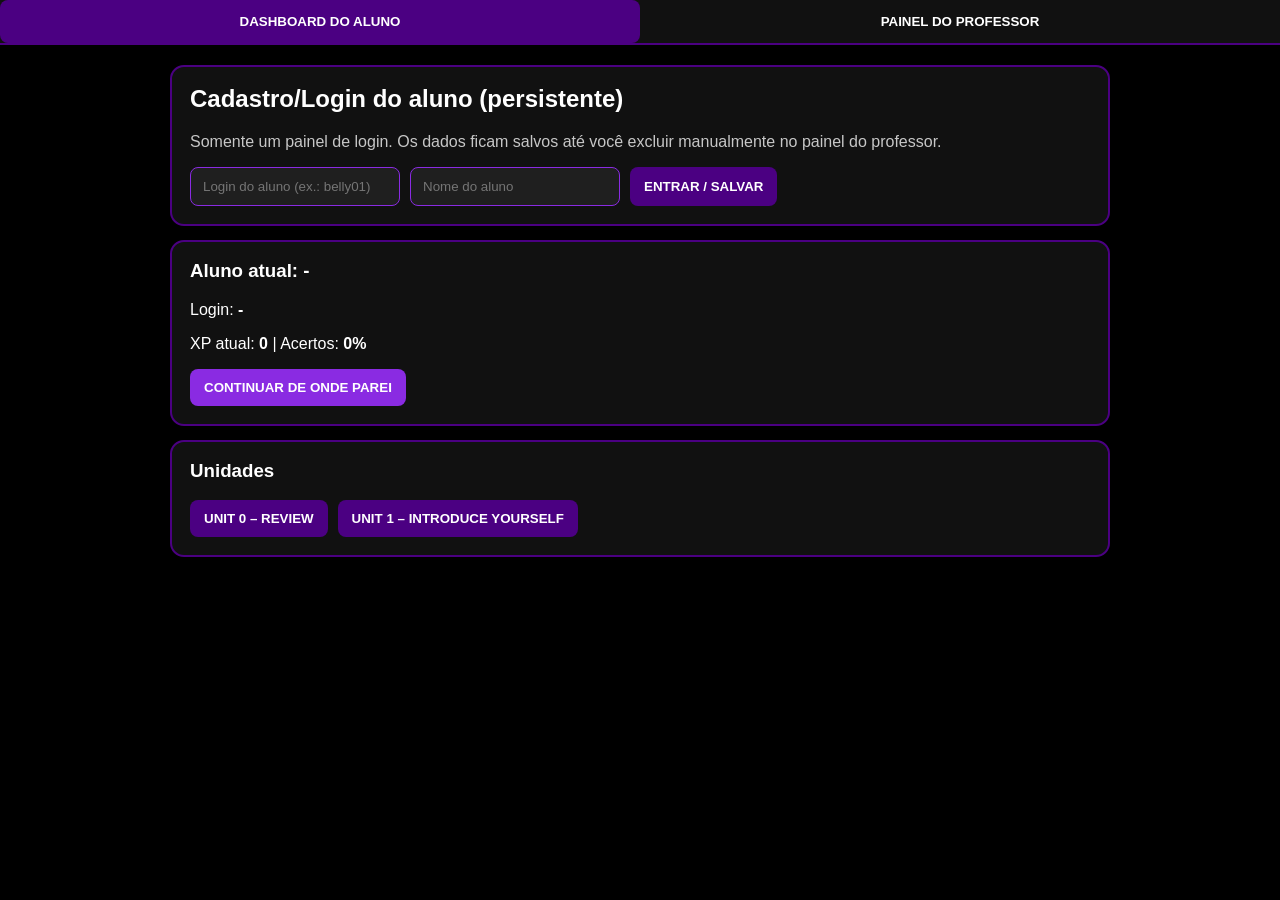
<file: index.html>
<!DOCTYPE html>
<html lang="pt-BR">
<head>
  <meta charset="UTF-8" />
  <meta name="viewport" content="width=device-width, initial-scale=1.0" />
  <title>Anne English Lab</title>
  <style>
    :root {
      --black: #000000;
      --white: #ffffff;
      --purple: #4b0082;
      --violet: #8a2be2;
      --green: #2ecc71;
      --red: #ff3333;
      --panel: #111111;
      --muted: #c7c7c7;
      --fast: 0.12s;
    }

    * { box-sizing: border-box; }

    body {
      margin: 0;
      font-family: 'Segoe UI', Tahoma, Geneva, Verdana, sans-serif;
      background: var(--black);
      color: var(--white);
    }

    .tabs {
      display: grid;
      grid-template-columns: 1fr 1fr;
      border-bottom: 2px solid var(--purple);
      position: sticky;
      top: 0;
      background: var(--panel);
      z-index: 2;
    }

    .tab-btn {
      border: 0;
      background: transparent;
      color: var(--white);
      padding: 14px;
      font-weight: 700;
      cursor: pointer;
      transition: background var(--fast) ease;
    }

    .tab-btn.active,
    .tab-btn:hover { background: var(--purple); }

    .container {
      max-width: 980px;
      margin: 0 auto;
      padding: 20px;
    }

    .card {
      background: var(--panel);
      border: 2px solid var(--purple);
      border-radius: 14px;
      padding: 18px;
      margin-bottom: 14px;
    }

    .title { margin-top: 0; }

    .row { display: flex; gap: 10px; flex-wrap: wrap; }

    input {
      background: #1f1f1f;
      color: var(--white);
      border: 1px solid var(--violet);
      border-radius: 8px;
      padding: 11px 12px;
      min-width: 210px;
    }

    button {
      background: var(--purple);
      border: 0;
      color: var(--white);
      font-weight: 700;
      padding: 11px 14px;
      border-radius: 8px;
      cursor: pointer;
      transition: background var(--fast) ease;
    }

    button:hover { background: var(--violet); }

    .secondary { background: #303030; }

    .secondary:hover { background: #444; }

    .unit-buttons { display: flex; gap: 10px; flex-wrap: wrap; }

    .feedback {
      margin-top: 12px;
      border-radius: 10px;
      padding: 12px;
      border: 1px solid var(--violet);
      line-height: 1.4;
      white-space: pre-line;
    }

    .hidden { display: none; }

    table {
      width: 100%;
      border-collapse: collapse;
      font-size: 14px;
    }

    th, td {
      border-bottom: 1px solid #2b2b2b;
      padding: 10px;
      text-align: left;
    }

    th { color: var(--violet); }

    .muted { color: var(--muted); }

    .status-good { color: var(--green); font-weight: 700; }
    .status-bad { color: var(--red); font-weight: 700; }
  </style>
</head>
<body>
  <div class="tabs">
    <button id="tab-aluno" class="tab-btn active" onclick="switchTab('aluno')">DASHBOARD DO ALUNO</button>
    <button id="tab-professor" class="tab-btn" onclick="switchTab('professor')">PAINEL DO PROFESSOR</button>
  </div>

  <section id="view-aluno" class="container">
    <div class="card">
      <h2 class="title">Cadastro/Login do aluno (persistente)</h2>
      <p class="muted">Somente um painel de login. Os dados ficam salvos até você excluir manualmente no painel do professor.</p>
      <div class="row">
        <input id="login-input" placeholder="Login do aluno (ex.: belly01)" />
        <input id="name-input" placeholder="Nome do aluno" />
        <button onclick="saveOrLoginStudent()">ENTRAR / SALVAR</button>
      </div>
    </div>

    <div class="card" id="student-overview">
      <h3 class="title">Aluno atual: <span id="current-name">-</span></h3>
      <p>Login: <strong id="current-login">-</strong></p>
      <p>XP atual: <strong id="current-xp">0</strong> | Acertos: <strong id="current-score">0%</strong></p>
      <div class="row">
        <button style="background: var(--violet);" onclick="continueFromLastPoint()">CONTINUAR DE ONDE PAREI</button>
      </div>
    </div>

    <div class="card" id="dashboard-card">
      <h3 class="title">Unidades</h3>
      <div class="unit-buttons">
        <button onclick="openUnit('UNIT 0 – REVIEW')">UNIT 0 – REVIEW</button>
        <button onclick="openUnit('UNIT 1 – INTRODUCE YOURSELF')">UNIT 1 – INTRODUCE YOURSELF</button>
      </div>
    </div>

    <div class="card hidden" id="activity-card">
      <button class="secondary" onclick="backToDashboard()">← Voltar ao dashboard</button>
      <h3 id="unit-title">UNIT 0 – REVIEW</h3>
      <p id="question"></p>
      <div class="row">
        <input id="answer-input" placeholder="Digite sua resposta em inglês" />
        <button onclick="submitAnswer()">ENVIAR RESPOSTA</button>
      </div>
      <div id="feedback" class="feedback"></div>
    </div>
  </section>

  <section id="view-professor" class="container hidden">
    <div class="card">
      <h2 class="title">Acompanhamento de desenvolvimento</h2>
      <p class="muted">Visualize logins e progresso. Dados são persistentes até exclusão.</p>
      <table>
        <thead>
          <tr>
            <th>Aluno</th>
            <th>Login</th>
            <th>Última unidade</th>
            <th>XP</th>
            <th>Média</th>
            <th>Status</th>
            <th>Ação</th>
          </tr>
        </thead>
        <tbody id="teacher-table"></tbody>
      </table>
      <div class="row" style="margin-top: 12px;">
        <button onclick="clearAllData()" style="background: var(--red);">LIMPAR TODOS OS DADOS</button>
      </div>
    </div>
  </section>

  <script>
    const DB_KEY = 'anne_english_lab_db_v2';
    const units = {
      'UNIT 0 – REVIEW': {
        question: 'How do you say "Bom dia" in English?',
        accepted: ['good morning'],
        tips: "Resposta esperada: 'good morning'.\nErro comum: usar 'good day' (é menos natural no contexto)."
      },
      'UNIT 1 – INTRODUCE YOURSELF': {
        question: 'Complete in English: "Meu nome é Ana e eu sou do Brasil."',
        accepted: ['my name is ana and i am from brazil', 'my name is ana and im from brazil'],
        tips: "Pontos-chave: usar 'My name is ...' e 'I am from ...'.\nEvite misturar português e inglês na mesma frase."
      }
    };

    let db = loadDB();

    function loadDB() {
      const raw = localStorage.getItem(DB_KEY);
      return raw ? JSON.parse(raw) : { activeLogin: null, students: {} };
    }

    function persist() {
      localStorage.setItem(DB_KEY, JSON.stringify(db));
    }

    function getActiveStudent() {
      if (!db.activeLogin) return null;
      return db.students[db.activeLogin] || null;
    }

    function computeAverage(student) {
      if (!student.history.length) return 0;
      const sum = student.history.reduce((acc, item) => acc + item.score, 0);
      return Math.round(sum / student.history.length);
    }

    function switchTab(tab) {
      const aluno = document.getElementById('view-aluno');
      const professor = document.getElementById('view-professor');
      document.getElementById('tab-aluno').classList.toggle('active', tab === 'aluno');
      document.getElementById('tab-professor').classList.toggle('active', tab === 'professor');
      aluno.classList.toggle('hidden', tab !== 'aluno');
      professor.classList.toggle('hidden', tab !== 'professor');
      if (tab === 'professor') renderTeacherTable();
    }

    function saveOrLoginStudent() {
      const login = document.getElementById('login-input').value.trim().toLowerCase();
      const name = document.getElementById('name-input').value.trim();

      if (!login || !name) {
        alert('Preencha login e nome do aluno.');
        return;
      }

      if (!db.students[login]) {
        db.students[login] = {
          login,
          name,
          xp: 0,
          lastUnit: 'Nenhuma',
          history: [],
          updatedAt: Date.now()
        };
      } else {
        db.students[login].name = name;
      }

      db.activeLogin = login;
      db.students[login].updatedAt = Date.now();
      persist();
      refreshStudentView();
      renderTeacherTable();
      document.getElementById('answer-input').value = '';
      document.getElementById('feedback').textContent = 'Login salvo com sucesso.';
    }

    function refreshStudentView() {
      const student = getActiveStudent();
      document.getElementById('current-name').textContent = student ? student.name : '-';
      document.getElementById('current-login').textContent = student ? student.login : '-';
      document.getElementById('current-xp').textContent = student ? student.xp : 0;
      document.getElementById('current-score').textContent = student ? `${computeAverage(student)}%` : '0%';
    }

    function openUnit(unitName) {
      const student = getActiveStudent();
      if (!student) {
        alert('Faça login/cadastro do aluno antes de iniciar.');
        return;
      }
      student.lastUnit = unitName;
      student.updatedAt = Date.now();
      persist();

      document.getElementById('dashboard-card').classList.add('hidden');
      document.getElementById('activity-card').classList.remove('hidden');
      document.getElementById('unit-title').textContent = unitName;
      document.getElementById('question').textContent = units[unitName].question;
      document.getElementById('answer-input').value = '';
      document.getElementById('feedback').textContent = '';
      refreshStudentView();
    }

    function backToDashboard() {
      document.getElementById('activity-card').classList.add('hidden');
      document.getElementById('dashboard-card').classList.remove('hidden');
    }

    function continueFromLastPoint() {
      const student = getActiveStudent();
      if (!student) {
        alert('Nenhum aluno logado.');
        return;
      }
      if (!student.lastUnit || student.lastUnit === 'Nenhuma') {
        alert('Ainda não existe unidade anterior para continuar.');
        return;
      }
      openUnit(student.lastUnit);
    }

    function submitAnswer() {
      const student = getActiveStudent();
      if (!student) return;

      const unitName = document.getElementById('unit-title').textContent;
      const input = document.getElementById('answer-input').value.trim().toLowerCase();
      const feedback = document.getElementById('feedback');
      const expected = units[unitName].accepted;

      let score = 0;
      if (expected.includes(input)) {
        score = 100;
      } else if (input.includes('good') || input.includes('name') || input.includes('from')) {
        score = 72;
      } else {
        score = 45;
      }

      if (score >= 70) {
        student.xp += 15;
        feedback.style.borderColor = 'var(--green)';
        feedback.style.color = 'var(--green)';
        feedback.textContent = `Resultado: ${score}% (ACIMA DE 70%)\nMuito bom!\nDetalhe: você usou a estrutura principal corretamente.\nComo melhorar: adicione pontuação e revise pronúncia com leitura em voz alta.`;
      } else {
        student.xp += 5;
        feedback.style.borderColor = 'var(--red)';
        feedback.style.color = 'var(--red)';
        feedback.textContent = `Resultado: ${score}% (ABAIXO DO ESPERADO)\nOnde errou: a frase não corresponde ao padrão esperado da unidade.\n${units[unitName].tips}\nComo melhorar: reescreva a frase completa e compare palavra por palavra.`;
      }

      student.history.push({ unit: unitName, answer: input, score, at: Date.now() });
      student.updatedAt = Date.now();
      persist();
      refreshStudentView();
      renderTeacherTable();
    }

    function renderTeacherTable() {
      const tbody = document.getElementById('teacher-table');
      const students = Object.values(db.students).sort((a, b) => b.updatedAt - a.updatedAt);

      if (!students.length) {
        tbody.innerHTML = '<tr><td colspan="7" class="muted">Nenhum aluno cadastrado.</td></tr>';
        return;
      }

      tbody.innerHTML = students.map(student => {
        const avg = computeAverage(student);
        const good = avg >= 70;
        return `
          <tr>
            <td>${student.name}</td>
            <td>${student.login}</td>
            <td>${student.lastUnit}</td>
            <td>${student.xp}</td>
            <td>${avg}%</td>
            <td class="${good ? 'status-good' : 'status-bad'}">${good ? 'Acima de 70%' : 'Abaixo do esperado'}</td>
            <td><button class="secondary" onclick="deleteStudent('${student.login}')">Excluir</button></td>
          </tr>
        `;
      }).join('');
    }

    function deleteStudent(login) {
      delete db.students[login];
      if (db.activeLogin === login) db.activeLogin = null;
      persist();
      refreshStudentView();
      renderTeacherTable();
      backToDashboard();
    }

    function clearAllData() {
      if (!confirm('Deseja apagar todo o desenvolvimento salvo?')) return;
      localStorage.removeItem(DB_KEY);
      db = { activeLogin: null, students: {} };
      refreshStudentView();
      renderTeacherTable();
      backToDashboard();
    }

    refreshStudentView();
    renderTeacherTable();
  </script>
</body>
</html>
</file>
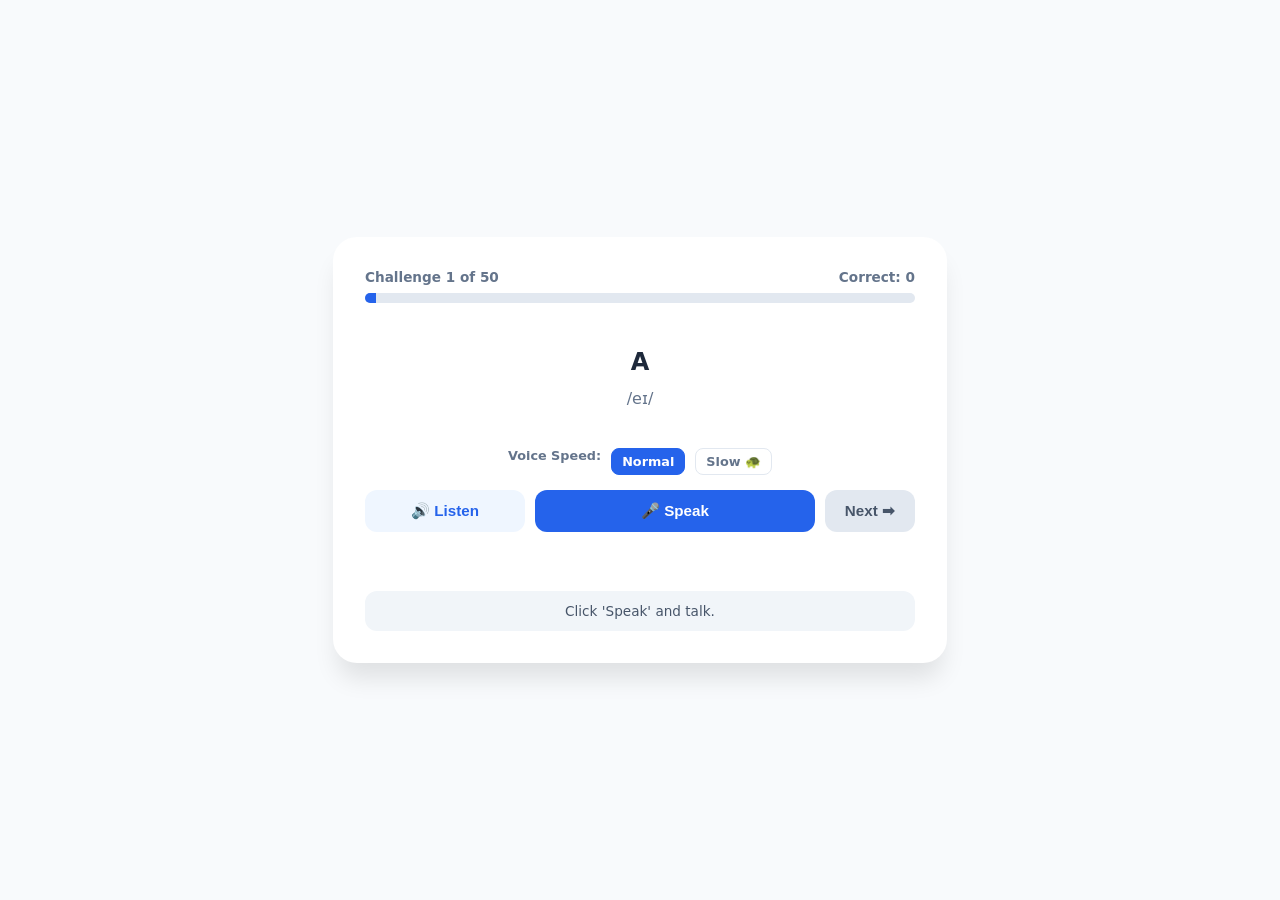
<file: pronunciation-bootcamp/index.html>
<!DOCTYPE html>
<html lang="en">
<head>
    <meta charset="UTF-8">
    <meta name="viewport" content="width=device-width, initial-scale=1.0">
    <title>Unit 0: Pronunciation Bootcamp</title>
    <style>
        :root {
            --primary: #2563eb;
            --success: #16a34a;
            --error: #dc2626;
            --warning: #f59e0b;
            --bg: #f8fafc;
        }
        body {
            font-family: 'Segoe UI', system-ui, sans-serif;
            background: var(--bg);
            display: flex;
            justify-content: center;
            align-items: center;
            min-height: 100vh;
            margin: 0;
        }
        .quiz-card {
            background: white;
            padding: 2rem;
            border-radius: 24px;
            box-shadow: 0 20px 25px -5px rgba(0,0,0,0.1);
            width: 95%;
            max-width: 550px;
            text-align: center;
        }
        .progress-info {
            display: flex;
            justify-content: space-between;
            margin-bottom: 8px;
            font-size: .85rem;
            color: #64748b;
            font-weight: 600;
        }
        .bar-bg {
            height: 10px;
            background: #e2e8f0;
            border-radius: 10px;
            margin-bottom: 25px;
            overflow: hidden;
        }
        #barFill {
            height: 100%;
            background: var(--primary);
            width: 0%;
            transition: 0.4s ease;
        }
        #sentence {
            font-size: 1.5rem;
            font-weight: 700;
            color: #1e293b;
            margin-bottom: 20px;
            min-height: 100px;
            display: flex;
            flex-direction: column;
            align-items: center;
            justify-content: center;
            line-height: 1.4;
        }
        .phonetic {
            font-size: 1rem;
            color: #64748b;
            font-weight: normal;
            margin-top: 8px;
        }
        .controls {
            display: flex;
            flex-direction: column;
            gap: 15px;
            margin-bottom: 20px;
        }
        .speed-control {
            display: flex;
            justify-content: center;
            gap: 10px;
            font-size: 0.8rem;
            font-weight: bold;
            color: #64748b;
        }
        .btn-group {
            display: flex;
            gap: 10px;
            justify-content: center;
        }
        button {
            padding: 12px 20px;
            border: none;
            border-radius: 12px;
            font-weight: 600;
            cursor: pointer;
            transition: 0.2s;
            font-size: 0.95rem;
        }
        .btn-listen { background: #eff6ff; color: var(--primary); flex: 1; }
        .btn-record { background: var(--primary); color: white; flex: 2; }
        .btn-next { background: #e2e8f0; color: #475569; }
        
        .recording {
            background: var(--error) !important;
            animation: pulse 1.2s infinite;
        }
        @keyframes pulse {
            0% { transform: scale(1); }
            50% { transform: scale(1.03); }
            100% { transform: scale(1); }
        }

        #feedback { margin-top: 15px; font-weight: 700; min-height: 24px; }
        .transcript-box {
            margin-top: 15px;
            font-size: 0.85rem;
            color: #475569;
            background: #f1f5f9;
            padding: 12px;
            border-radius: 12px;
        }
        .speed-btn {
            background: #fff;
            border: 1px solid #e2e8f0;
            padding: 5px 10px;
            border-radius: 8px;
            cursor: pointer;
        }
        .speed-btn.active {
            background: var(--primary);
            color: white;
            border-color: var(--primary);
        }
    </style>
</head>
<body>

<div class="quiz-card" id="mainCard">
    <div class="progress-info">
        <span id="counterText">Loading...</span>
        <span id="scoreText">Correct: 0</span>
    </div>

    <div class="bar-bg"><div id="barFill"></div></div>

    <div id="sentence">
        <div id="phraseDisplay">Loading challenge...</div>
        <div id="phoneticDisplay" class="phonetic"></div>
    </div>

    <div class="controls">
        <div class="speed-control">
            <span>Voice Speed:</span>
            <div id="speedNormal" class="speed-btn active" onclick="setSpeed(0.9, 'Normal')">Normal</div>
            <div id="speedSlow" class="speed-btn" onclick="setSpeed(0.5, 'Slow')">Slow 🐢</div>
        </div>
        
        <div class="btn-group">
            <button class="btn-listen" onclick="speakText()">🔊 Listen</button>
            <button id="recordBtn" class="btn-record" onclick="startMic()">🎤 Speak</button>
            <button class="btn-next" onclick="nextStep()">Next ➡</button>
        </div>
    </div>

    <div id="feedback"></div>
    <div id="transcript" class="transcript-box">Click 'Speak' to start.</div>
</div>

<script>
    // LISTA COMPLETA UNIT 0 - 50 ITENS
    const practiceData = [
        {text: "A", ipa: "/eɪ/"}, {text: "E", ipa: "/iː/"}, {text: "I", ipa: "/aɪ/"}, 
        {text: "G", ipa: "/dʒiː/"}, {text: "J", ipa: "/dʒeɪ/"}, {text: "H", ipa: "/eɪtʃ/"}, 
        {text: "R", ipa: "/ɑːr/"}, {text: "W", ipa: "/ˈdʌbəl.juː/"}, {text: "Hello", ipa: "/həˈloʊ/"}, 
        {text: "Good morning", ipa: "/ɡʊd ˈmɔːrnɪŋ/"}, {text: "Red", ipa: "/red/"}, {text: "Blue", ipa: "/bluː/"}, 
        {text: "Black", ipa: "/blæk/"}, {text: "Pink", ipa: "/pɪŋk/"}, {text: "Cat", ipa: "/kæt/"}, 
        {text: "Bed", ipa: "/bed/"}, {text: "Sit", ipa: "/sɪt/"}, {text: "Hot", ipa: "/hɒt/"}, 
        {text: "Cup", ipa: "/kʌp/"}, {text: "Gray", ipa: "/ɡreɪ/"}, {text: "Three", ipa: "/θriː/"}, 
        {text: "Eight", ipa: "/eɪt/"}, {text: "Twelve", ipa: "/twelv/"}, {text: "Thirteen", ipa: "/ˌθɜːrˈtiːn/"}, 
        {text: "Thirty", ipa: "/ˈθɜːrti/"}, {text: "Fifty", ipa: "/ˈfɪfti/"}, {text: "Fifteen", ipa: "/ˌfɪfˈtiːn/"}, 
        {text: "One hundred", ipa: "/wʌn ˈhʌndrəd/"}, {text: "One thousand", ipa: "/wʌn ˈθaʊzənd/"}, 
        {text: "One million", ipa: "/wʌn ˈmɪljən/"}, {text: "Site", ipa: "/saɪt/"}, {text: "Hope", ipa: "/hoʊp/"}, 
        {text: "Knee", ipa: "/niː/"}, {text: "Knife", ipa: "/naɪf/"}, {text: "Write", ipa: "/raɪt/"}, 
        {text: "Bomb", ipa: "/bɒm/"}, {text: "Sign", ipa: "/saɪn/"}, {text: "Hour", ipa: "/aʊər/"}, 
        {text: "Sheep", ipa: "/ʃiːp/"}, {text: "Purple", ipa: "/ˈpɜːr.pəl/"}, 
        {text: "How do you spell that?", ipa: "Classroom Language"}, 
        {text: "May I go to the bathroom?", ipa: "Polite Request"}, 
        {text: "I don't understand", ipa: "Clarification"}, 
        {text: "Could you speak slower, please?", ipa: "Request"}, 
        {text: "Study-Group26@school.org", ipa: "Email Dictation"}, 
        {text: "Out of the blue", ipa: "Idiom: Unexpected"}, 
        {text: "Feeling blue", ipa: "Idiom: Sad"}, 
        {text: "White lie", ipa: "Idiom: Harmless lie"}, 
        {text: "The screen is blurry or frozen", ipa: "Tech Issue"}, 
        {text: "One thousand, two hundred and thirty-four", ipa: "1,234"}
    ];

    let index = 0;
    let correctCount = 0;
    let totalSim = 0;
    let currentRate = 0.9;

    const synth = window.speechSynthesis;

    function getFemaleEnglishVoice() {
        const voices = synth.getVoices();
        const targets = ["Google US English", "Samantha", "Microsoft Zira", "Microsoft Linda", "Catherine", "Female"];
        for (let name of targets) {
            const voice = voices.find(v => v.name.includes(name) && v.lang.includes("en"));
            if (voice) return voice;
        }
        return voices.find(v => v.lang.startsWith("en"));
    }

    function setSpeed(rate, type) {
        currentRate = rate;
        document.querySelectorAll('.speed-btn').forEach(b => b.classList.remove('active'));
        if(type === 'Normal') document.getElementById('speedNormal').classList.add('active');
        else document.getElementById('speedSlow').classList.add('active');
    }

    function speakText() {
        if (synth.speaking) synth.cancel();
        const utterance = new SpeechSynthesisUtterance(practiceData[index].text);
        const voice = getFemaleEnglishVoice();
        if (voice) utterance.voice = voice;
        utterance.lang = "en-US";
        utterance.rate = currentRate;
        utterance.pitch = 1.0;
        synth.speak(utterance);
    }

    const SpeechRecognition = window.SpeechRecognition || window.webkitSpeechRecognition;
    const recognition = new SpeechRecognition();
    recognition.lang = "en-US";
    recognition.interimResults = false;

    function startMic() {
        try { recognition.start(); } catch (e) {}
    }

    recognition.onstart = () => {
        document.getElementById("recordBtn").classList.add("recording");
        setFeedback("Listening...", "var(--primary)");
    };

    recognition.onresult = (event) => {
        const spoken = event.results[0][0].transcript;
        const target = practiceData[index].text;
        const accuracy = compare(spoken, target);

        document.getElementById("transcript").innerHTML = `You said: <b>"${spoken}"</b>`;
        
        if (accuracy > 0.75) {
            correctCount++;
            setFeedback(`Excellent! (${Math.round(accuracy*100)}%)`, "var(--success)");
        } else if (accuracy > 0.4) {
            setFeedback(`Keep practicing! (${Math.round(accuracy*100)}%)`, "var(--warning)");
        } else {
            setFeedback(`Try again! (${Math.round(accuracy*100)}%)`, "var(--error)");
        }
        
        totalSim += accuracy;
        document.getElementById("scoreText").innerText = `Correct: ${correctCount}`;
    };

    recognition.onend = () => {
        document.getElementById("recordBtn").classList.remove("recording");
    };

    function compare(s1, s2) {
        const n1 = s1.toLowerCase().replace(/[.,?!@_-]/g, "").trim();
        const n2 = s2.toLowerCase().replace(/[.,?!@_-]/g, "").trim();
        
        if (n1 === n2) return 1;

        const track = Array(n2.length + 1).fill(null).map(() => Array(n1.length + 1).fill(null));
        for (let i = 0; i <= n1.length; i++) track[0][i] = i;
        for (let j = 0; j <= n2.length; j++) track[j][0] = j;
        for (let j = 1; j <= n2.length; j++) {
            for (let i = 1; i <= n1.length; i++) {
                const cost = n1[i-1] === n2[j-1] ? 0 : 1;
                track[j][i] = Math.min(track[j][i-1]+1, track[j-1][i]+1, track[j-1][i-1]+cost);
            }
        }
        const distance = track[n2.length][n1.length];
        return Math.max(0, 1 - (distance / Math.max(n1.length, n2.length)));
    }

    function nextStep() {
        if (index < practiceData.length - 1) {
            index++;
            updateUI();
        } else {
            showFinal();
        }
    }

    function updateUI() {
        const current = practiceData[index];
        document.getElementById("phraseDisplay").innerText = current.text;
        document.getElementById("phoneticDisplay").innerText = current.ipa;
        document.getElementById("counterText").innerText = `Challenge ${index + 1} of ${practiceData.length}`;
        document.getElementById("barFill").style.width = `${((index + 1) / practiceData.length) * 100}%`;
        document.getElementById("feedback").innerText = "";
        document.getElementById("transcript").innerText = "Click 'Speak' and talk.";
    }

    function showFinal() {
        const avg = Math.round((totalSim / practiceData.length) * 100);
        document.getElementById("mainCard").innerHTML = `
            <h2 style="color:var(--primary)">Bootcamp Finished! 🎓</h2>
            <p>Your Average Accuracy:</p>
            <h1 style="color:var(--success); font-size: 3.5rem;">${avg}%</h1>
            <p>Items successfully pronounced: ${correctCount} / ${practiceData.length}</p>
            <button class="btn-record" style="width:100%" onclick="location.reload()">Start Over</button>
        `;
    }

    function setFeedback(text, color) {
        const f = document.getElementById("feedback");
        f.innerText = text;
        f.style.color = color;
    }

    window.onload = () => {
        updateUI();
        // Pré-carrega vozes
        setTimeout(() => synth.getVoices(), 500);
    };
</script>

</body>
</html>
</file>
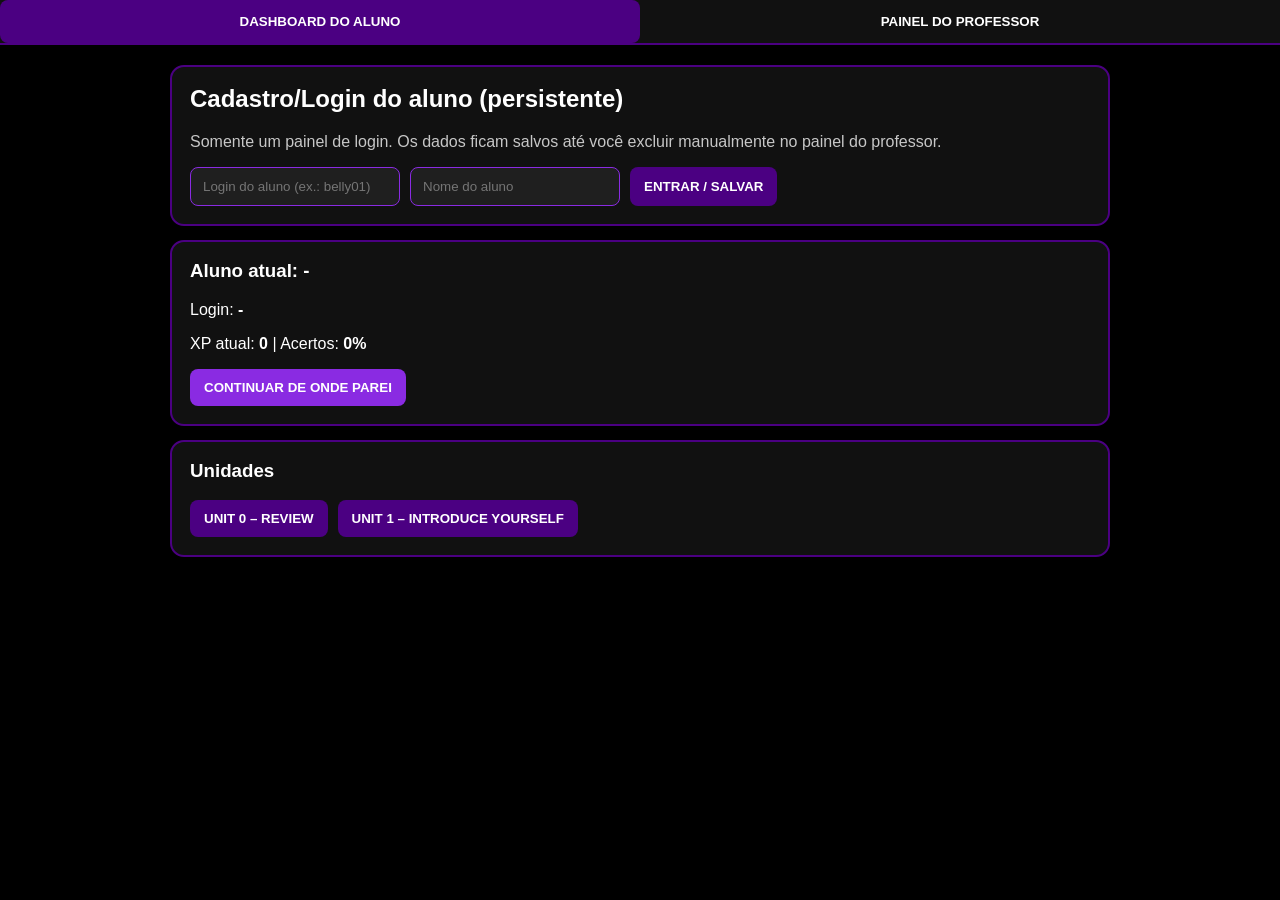
<file: dashboard.html>
<!DOCTYPE html>
<html lang="pt-BR">
<head>
  <meta charset="UTF-8" />
  <meta name="viewport" content="width=device-width, initial-scale=1.0" />
  <title>Dashboard | English Lab</title>
  <link rel="stylesheet" href="styles.css" />
</head>
<body>
  <main class="container">
    <section class="card">
      <h1>Dashboard do Aluno</h1>
      <p class="muted">Acompanhe seu progresso geral e por unidade.</p>
      <div class="grid stats">
        <div class="stat"><div class="label">Nome</div><div id="name" class="value">-</div></div>
        <div class="stat"><div class="label">Nível Geral</div><div id="level" class="value">1</div></div>
        <div class="stat"><div class="label">XP Geral</div><div id="xp" class="value">0</div></div>
        <div class="stat"><div class="label">Dias de sequência</div><div id="streak" class="value">1</div></div>
        <div class="stat"><div class="label">Atividades concluídas</div><div id="activities" class="value">0</div></div>
      </div>

      <div class="spacer"></div>
      <div class="grid stats">
        <div class="stat"><div class="label">Unit 1 XP</div><div id="unit1xp" class="value">0</div></div>
        <div class="stat"><div class="label">Unit 1 Nível</div><div id="unit1level" class="value">1</div></div>
        <div class="stat"><div class="label">Unit 2 XP</div><div id="unit2xp" class="value">0</div></div>
        <div class="stat"><div class="label">Unit 2 Nível</div><div id="unit2level" class="value">1</div></div>
      </div>

      <div class="spacer"></div>
      <div class="actions">
        <a class="btn btn-primary" href="unit1/menu.html">Unit 1 – Telling About Yourself</a>
        <a class="btn btn-secondary" href="performance.html">Ver desempenho detalhado</a>
        <button id="logoutBtn" class="btn btn-danger">Voltar ao login</button>
      </div>
    </section>
  </main>
  <script src="common.js"></script>
  <script src="dashboard.js"></script>
</body>
</html>
</file>
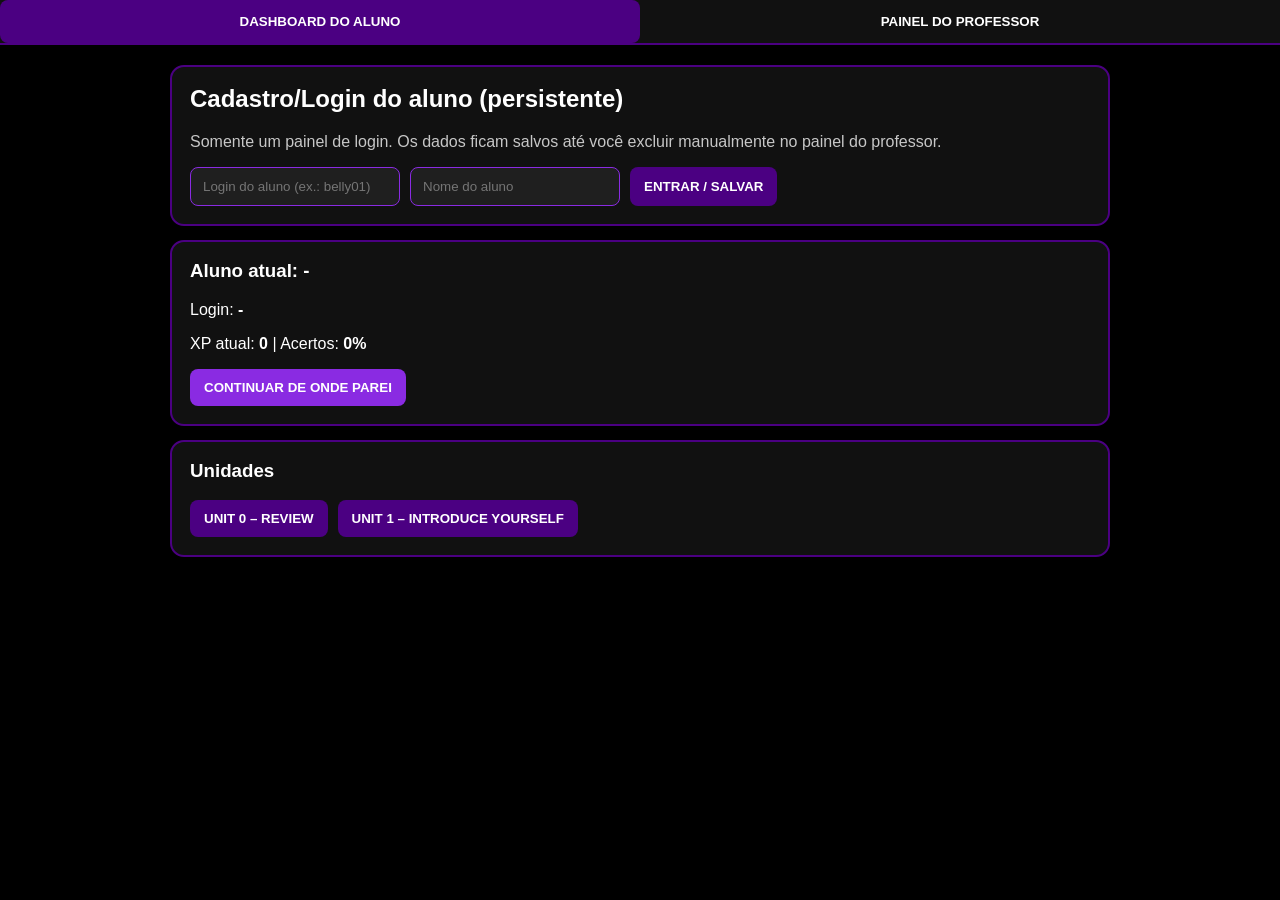
<file: performance.html>
<!DOCTYPE html>
<html lang="pt-BR">
<head>
  <meta charset="UTF-8" />
  <meta name="viewport" content="width=device-width, initial-scale=1.0" />
  <title>Performance | English Lab</title>
  <link rel="stylesheet" href="styles.css" />
</head>
<body>
  <main class="container">
    <section class="card">
      <h1>Desempenho detalhado</h1>
      <p class="muted" id="roleHint">Resumo de XP e atividades.</p>

      <div id="studentSummary">
        <p><strong>Aluno:</strong> <span id="studentName">-</span></p>
        <p><strong>Total XP:</strong> <span id="studentXP">0</span></p>
        <p><strong>Nível:</strong> <span id="studentLevel">1</span></p>
        <p><strong>Atividades:</strong> <span id="studentActivities">0</span></p>
        <div class="progress"><div id="levelProgress"></div></div>
        <h3>Últimas atividades</h3>
        <ul id="activityLog" class="clean"></ul>
      </div>

      <div id="teacherSummary" style="display:none;">
        <h3>Painel da Professora (todos os alunos)</h3>
        <ul id="studentsList" class="clean"></ul>
      </div>

      <div class="actions">
        <button id="backBtn" class="btn btn-secondary">Voltar</button>
        <button id="logoutBtn" class="btn btn-danger">Sair</button>
      </div>
    </section>
  </main>
  <script src="common.js"></script>
  <script src="performance.js"></script>
</body>
</html>
</file>
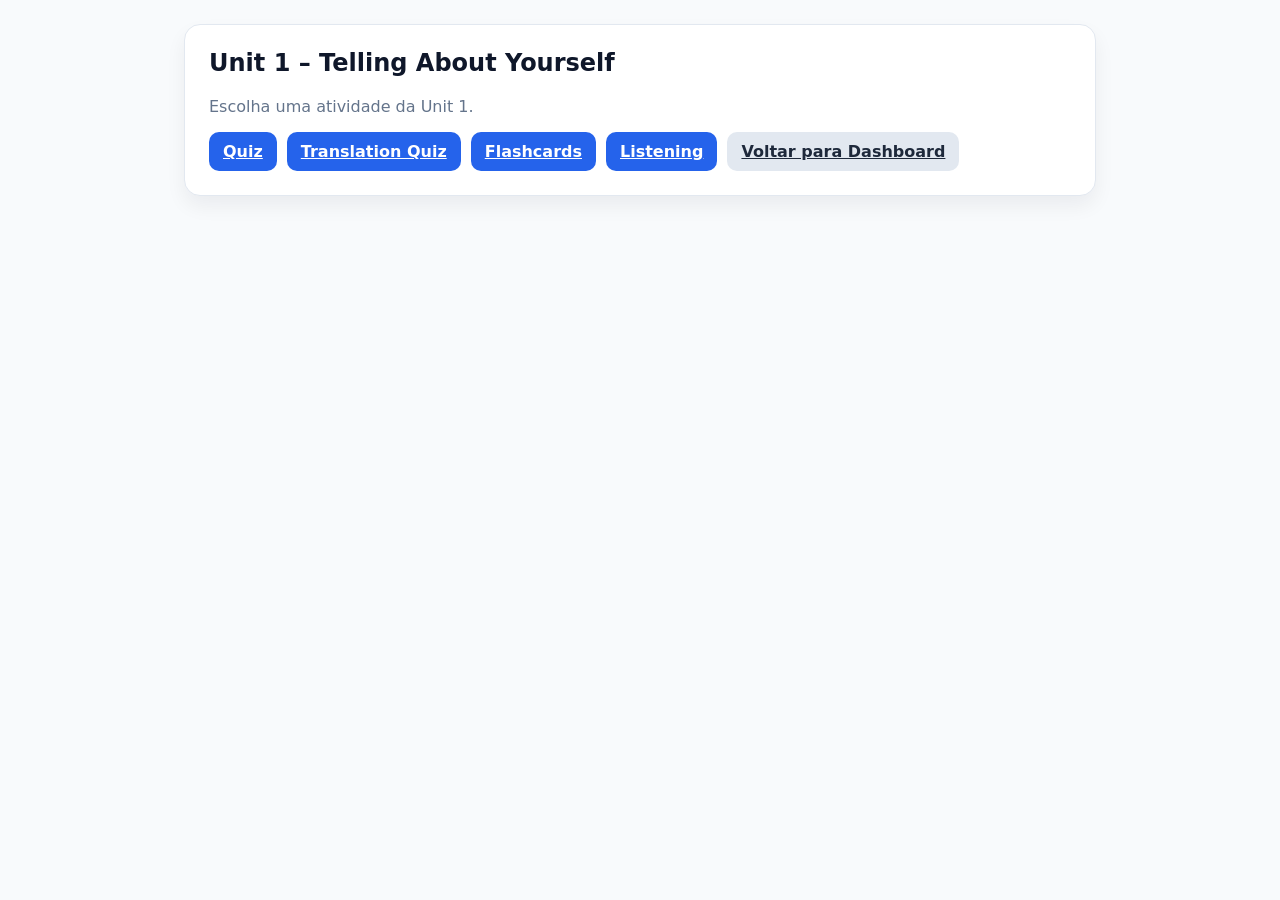
<file: unit1/menu.html>
<!DOCTYPE html>
<html lang="pt-BR">
<head>
  <meta charset="UTF-8" />
  <meta name="viewport" content="width=device-width, initial-scale=1.0" />
  <title>Unit 1 Menu | English Lab</title>
  <link rel="stylesheet" href="../styles.css" />
</head>
<body>
  <main class="container">
    <section class="card">
      <h1>Unit 1 – Telling About Yourself</h1>
      <p class="muted">Escolha uma atividade da Unit 1.</p>
      <div class="actions">
        <a class="btn btn-primary" href="quiz.html">Quiz</a>
        <a class="btn btn-primary" href="translation.html">Translation Quiz</a>
        <a class="btn btn-primary" href="flashcards.html">Flashcards</a>
        <a class="btn btn-primary" href="listening.html">Listening</a>
        <a class="btn btn-secondary" href="../dashboard.html">Voltar para Dashboard</a>
      </div>
    </section>
  </main>
  <script src="../common.js"></script>
</body>
</html>
</file>
<file: styles.css>
:root {
  --primary: #2563eb;
  --primary-dark: #1d4ed8;
  --bg: #f8fafc;
  --card: #ffffff;
  --text: #0f172a;
  --muted: #64748b;
  --success: #16a34a;
  --danger: #dc2626;
}
* { box-sizing: border-box; }
body {
  margin: 0;
  font-family: Inter, system-ui, -apple-system, Segoe UI, Roboto, sans-serif;
  background: var(--bg);
  color: var(--text);
}
.container { max-width: 960px; margin: 0 auto; padding: 24px; }
.card {
  background: var(--card);
  border: 1px solid #e2e8f0;
  border-radius: 16px;
  padding: 24px;
  box-shadow: 0 10px 20px rgba(15, 23, 42, 0.06);
}
h1,h2,h3 { margin-top: 0; }
.muted { color: var(--muted); }
.grid {
  display: grid;
  gap: 14px;
}
.grid.stats {
  grid-template-columns: repeat(auto-fit, minmax(170px, 1fr));
}
.stat {
  border: 1px solid #e2e8f0;
  border-radius: 12px;
  padding: 12px;
  background: #f8fafc;
}
.stat .label { color: var(--muted); font-size: 0.85rem; }
.stat .value { font-size: 1.25rem; font-weight: 800; }
input, select {
  width: 100%;
  padding: 11px 12px;
  border-radius: 10px;
  border: 1px solid #cbd5e1;
  font-size: 1rem;
}
label { font-weight: 600; font-size: 0.95rem; }
.field { margin-bottom: 12px; }
.btn {
  border: none;
  border-radius: 10px;
  padding: 10px 14px;
  font-weight: 700;
  cursor: pointer;
  transition: .2s;
}
.btn:active { transform: scale(0.98); }
.btn-primary { background: var(--primary); color: white; }
.btn-primary:hover { background: var(--primary-dark); }
.btn-secondary { background: #e2e8f0; color: #1e293b; }
.btn-success { background: var(--success); color: white; }
.btn-danger { background: var(--danger); color: white; }
.actions { display: flex; gap: 10px; flex-wrap: wrap; }
.center { text-align: center; }
.spacer { height: 12px; }
.progress {
  width: 100%;
  height: 10px;
  border-radius: 999px;
  background: #e2e8f0;
  overflow: hidden;
}
.progress > div {
  height: 100%;
  width: 0%;
  background: var(--primary);
}
.feedback { font-weight: 700; min-height: 20px; }
.feedback.good { color: var(--success); }
.feedback.bad { color: var(--danger); }
a.link { color: var(--primary-dark); text-decoration: none; font-weight: 600; }
ul.clean { list-style: none; padding: 0; margin: 0; }
ul.clean li { padding: 8px 0; border-bottom: 1px solid #f1f5f9; }

.flash-grid {
  display: grid;
  grid-template-columns: repeat(auto-fit, minmax(160px, 1fr));
  gap: 12px;
}
.flash-card {
  border: 1px solid #e2e8f0;
  border-radius: 12px;
  padding: 10px;
  background: #fff;
  cursor: pointer;
}
.flash-card:hover { background: #f8fafc; }
.flash-top {
  display: flex;
  align-items: center;
  justify-content: space-between;
  gap: 8px;
}
.sound-btn {
  border: none;
  background: #dbeafe;
  border-radius: 8px;
  padding: 4px 7px;
  cursor: pointer;
}
.hidden-info {
  display: none;
  margin: 6px 0 0;
  font-size: 0.9rem;
}
</file>
